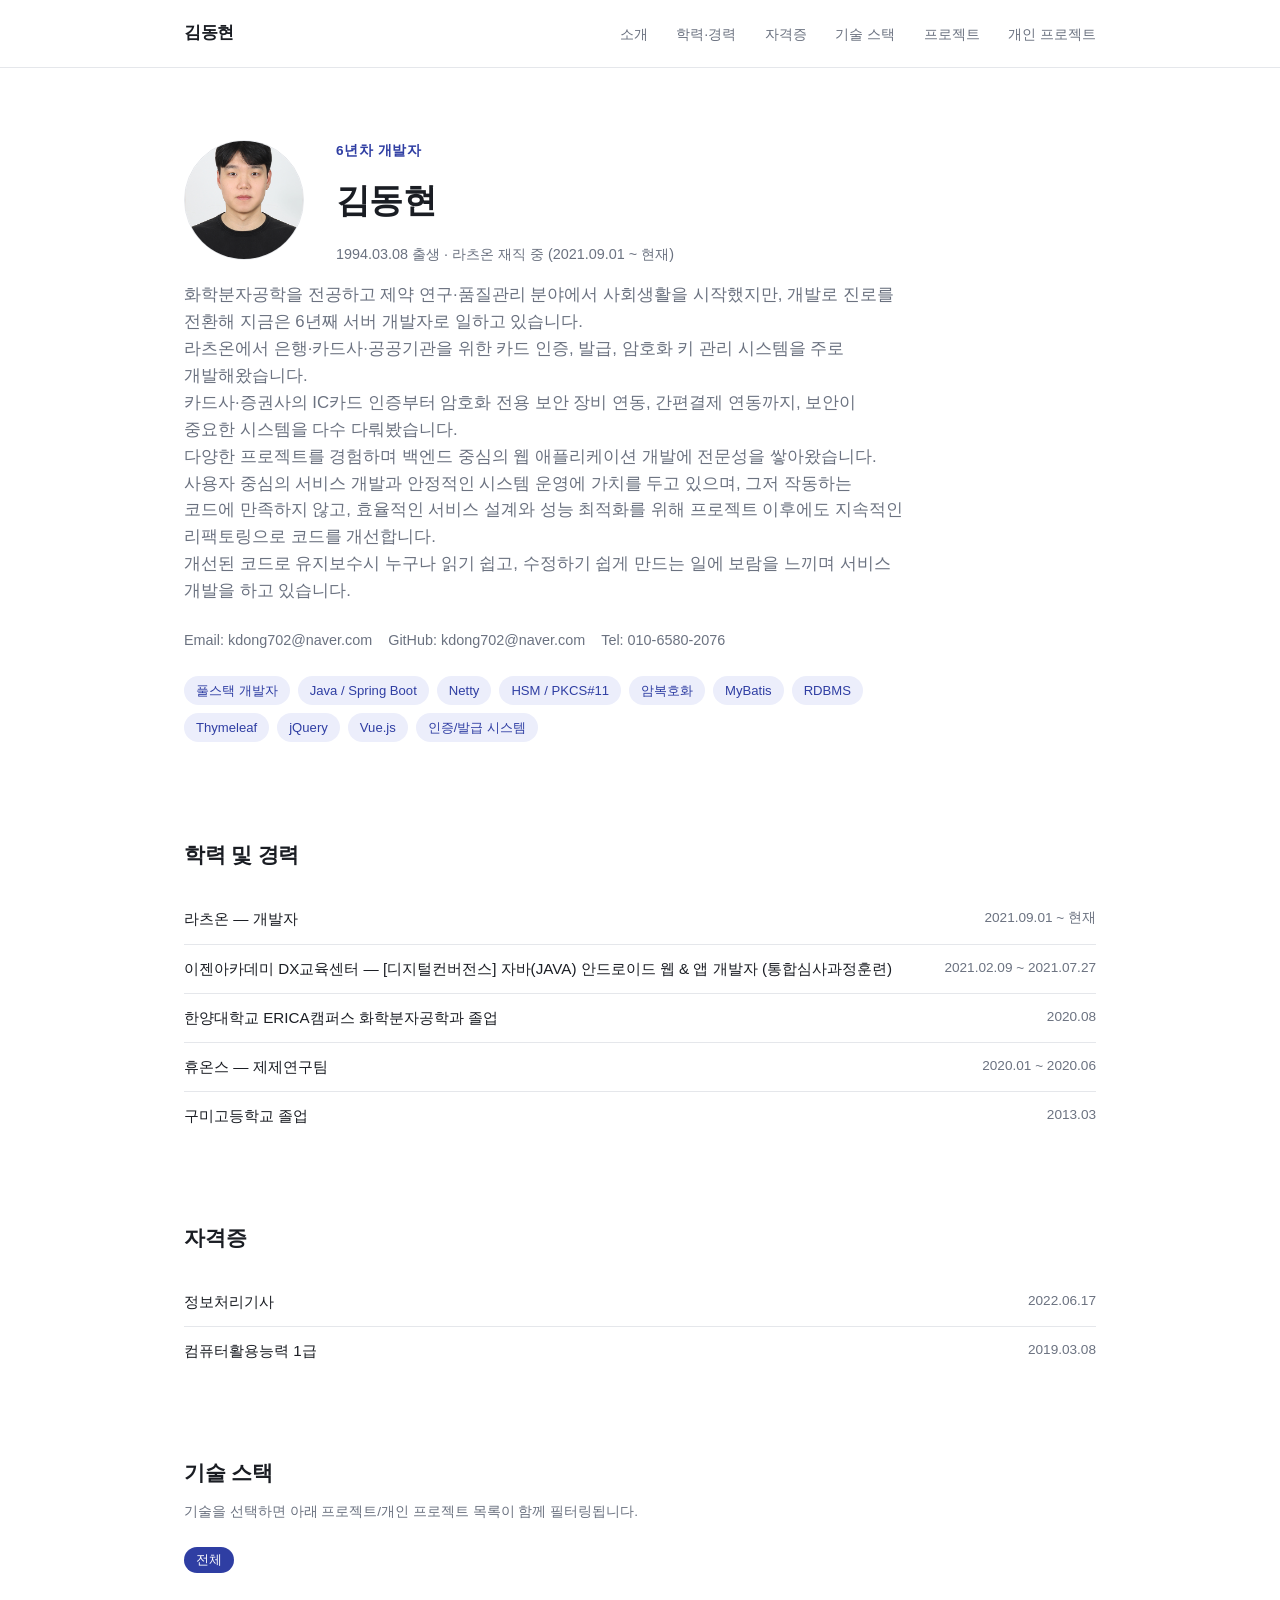
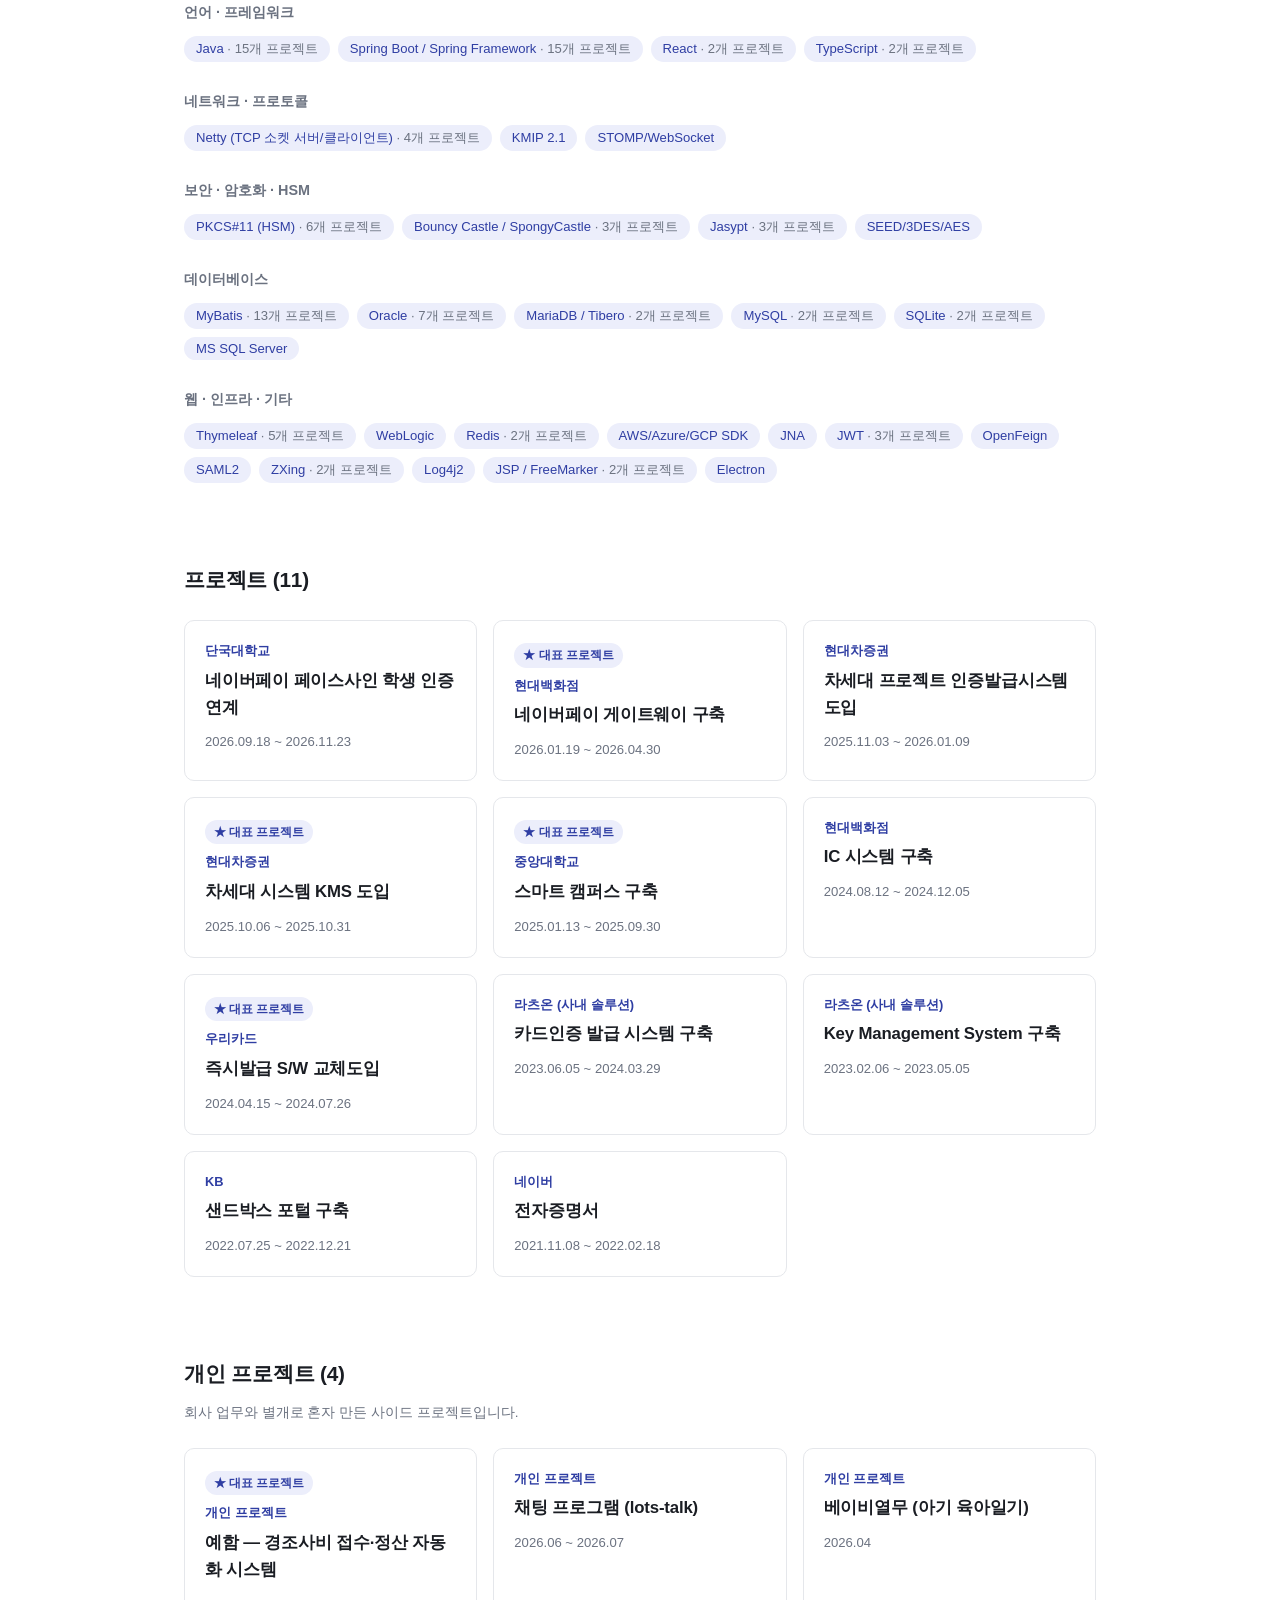
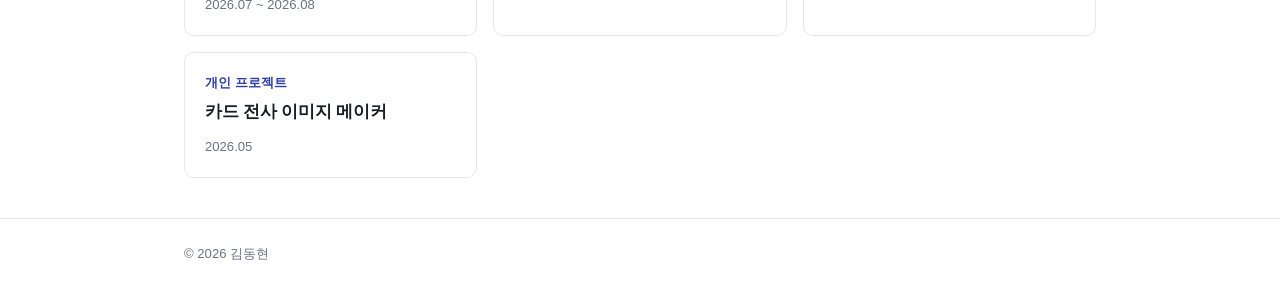
<file: index.html>
<!DOCTYPE html>
<html lang="ko">
<head>
  <meta charset="UTF-8" />
  <meta name="viewport" content="width=device-width, initial-scale=1.0" />
  <title>포트폴리오</title>
  <link rel="stylesheet" href="css/style.css" />
</head>
<body>
  <header class="site-header">
    <div class="container">
      <div class="logo">김동현</div>
      <nav>
        <a href="#about">소개</a>
        <a href="#education">학력·경력</a>
        <a href="#certificates">자격증</a>
        <a href="#skills">기술 스택</a>
        <a href="#projects">프로젝트</a>
        <a href="#personal-projects">개인 프로젝트</a>
        <a href="qa.html" id="nav-qa" style="display:none;">지원 Q&amp;A</a>
      </nav>
    </div>
  </header>

  <section class="hero" id="about">
    <div class="container hero-inner">
      <img
        class="profile-photo"
        src="images/kimdonghyun.jpg"
        onerror="this.onerror=null;this.src='images/profile-placeholder.svg'"
        alt="프로필 사진"
      />
      <div class="hero-text">
        <div class="eyebrow">6년차 개발자</div>
        <h1>김동현</h1>
        <div class="hero-meta">1994.03.08 출생 · 라츠온 재직 중 (2021.09.01 ~ 현재)</div>
        <p class="lead">
          화학분자공학을 전공하고 제약 연구·품질관리 분야에서 사회생활을 시작했지만, 개발로 진로를 전환해 지금은 6년째 서버 개발자로 일하고 있습니다.<br>
          라츠온에서 은행·카드사·공공기관을 위한 카드 인증, 발급, 암호화 키 관리 시스템을 주로 개발해왔습니다.<br>
          카드사·증권사의 IC카드 인증부터 암호화 전용 보안 장비 연동, 간편결제 연동까지, 보안이 중요한 시스템을 다수 다뤄봤습니다.<br>
          다양한 프로젝트를 경험하며 백엔드 중심의 웹 애플리케이션 개발에 전문성을 쌓아왔습니다.<br>
          사용자 중심의 서비스 개발과 안정적인 시스템 운영에 가치를 두고 있으며, 그저 작동하는 코드에 만족하지 않고, 효율적인 서비스 설계와 성능 최적화를 위해 프로젝트 이후에도 지속적인 리팩토링으로 코드를 개선합니다.<br>
          개선된 코드로 유지보수시 누구나 읽기 쉽고, 수정하기 쉽게 만드는 일에 보람을 느끼며 서비스 개발을 하고 있습니다.
        </p>
        <div class="contact-links">
          <span>Email: kdong702@naver.com</span>
          <span>GitHub: kdong702@naver.com</span>
          <span>Tel: 010-6580-2076</span>
        </div>
        <div class="skill-tags">
          <span class="tag">풀스택 개발자</span>
          <span class="tag">Java / Spring Boot</span>
          <span class="tag">Netty</span>
          <span class="tag">HSM / PKCS#11</span>
          <span class="tag">암복호화</span>
          <span class="tag">MyBatis</span>
          <span class="tag">RDBMS</span>
          <span class="tag">Thymeleaf</span>
          <span class="tag">jQuery</span>
          <span class="tag">Vue.js</span>
          <span class="tag">인증/발급 시스템</span>
        </div>
      </div>
    </div>
  </section>

  <section class="section" id="education">
    <div class="container">
      <h2>학력 및 경력</h2>
      <ul class="info-list">
        <li><span>라츠온 — 개발자</span><span class="period">2021.09.01 ~ 현재</span></li>
        <li><span>이젠아카데미 DX교육센터 — [디지털컨버전스] 자바(JAVA) 안드로이드 웹 & 앱 개발자 (통합심사과정훈련)</span><span class="period">2021.02.09 ~ 2021.07.27</span></li>
        <li><span>한양대학교 ERICA캠퍼스 화학분자공학과 졸업</span><span class="period">2020.08</span></li>
        <li><span>휴온스 — 제제연구팀</span><span class="period">2020.01 ~ 2020.06</span></li>
        <li><span>구미고등학교 졸업</span><span class="period">2013.03</span></li>
      </ul>
    </div>
  </section>

  <section class="section" id="certificates">
    <div class="container">
      <h2>자격증</h2>
      <ul class="info-list">
        <li><span>정보처리기사</span><span class="period">2022.06.17</span></li>
        <li><span>컴퓨터활용능력 1급</span><span class="period">2019.03.08</span></li>
      </ul>
    </div>
  </section>

  <section class="section" id="skills">
    <div class="container">
      <h2>기술 스택</h2>
      <p class="skills-hint">기술을 선택하면 아래 프로젝트/개인 프로젝트 목록이 함께 필터링됩니다.</p>
      <div class="skill-category">
        <div class="skill-tags">
          <button type="button" class="tag tag-all tag-active" id="skill-filter-all">전체</button>
        </div>
      </div>
      <div id="skill-categories"></div>
    </div>
  </section>

  <section class="section" id="projects">
    <div class="container">
      <h2>프로젝트 (<span id="project-count">10</span>)</h2>
      <div class="project-grid" id="project-grid"></div>
    </div>
  </section>

  <section class="section" id="personal-projects">
    <div class="container">
      <h2>개인 프로젝트 (<span id="personal-project-count">4</span>)</h2>
      <p class="skills-hint">회사 업무와 별개로 혼자 만든 사이드 프로젝트입니다.</p>
      <div class="project-grid" id="personal-project-grid"></div>
    </div>
  </section>

  <footer class="site-footer">
    <div class="container">
      &copy; <span id="year"></span> 김동현
    </div>
  </footer>

  <script src="js/data.js"></script>
  <script src="js/qa-data.js"></script>
  <script src="js/main.js"></script>
</body>
</html>
</file>
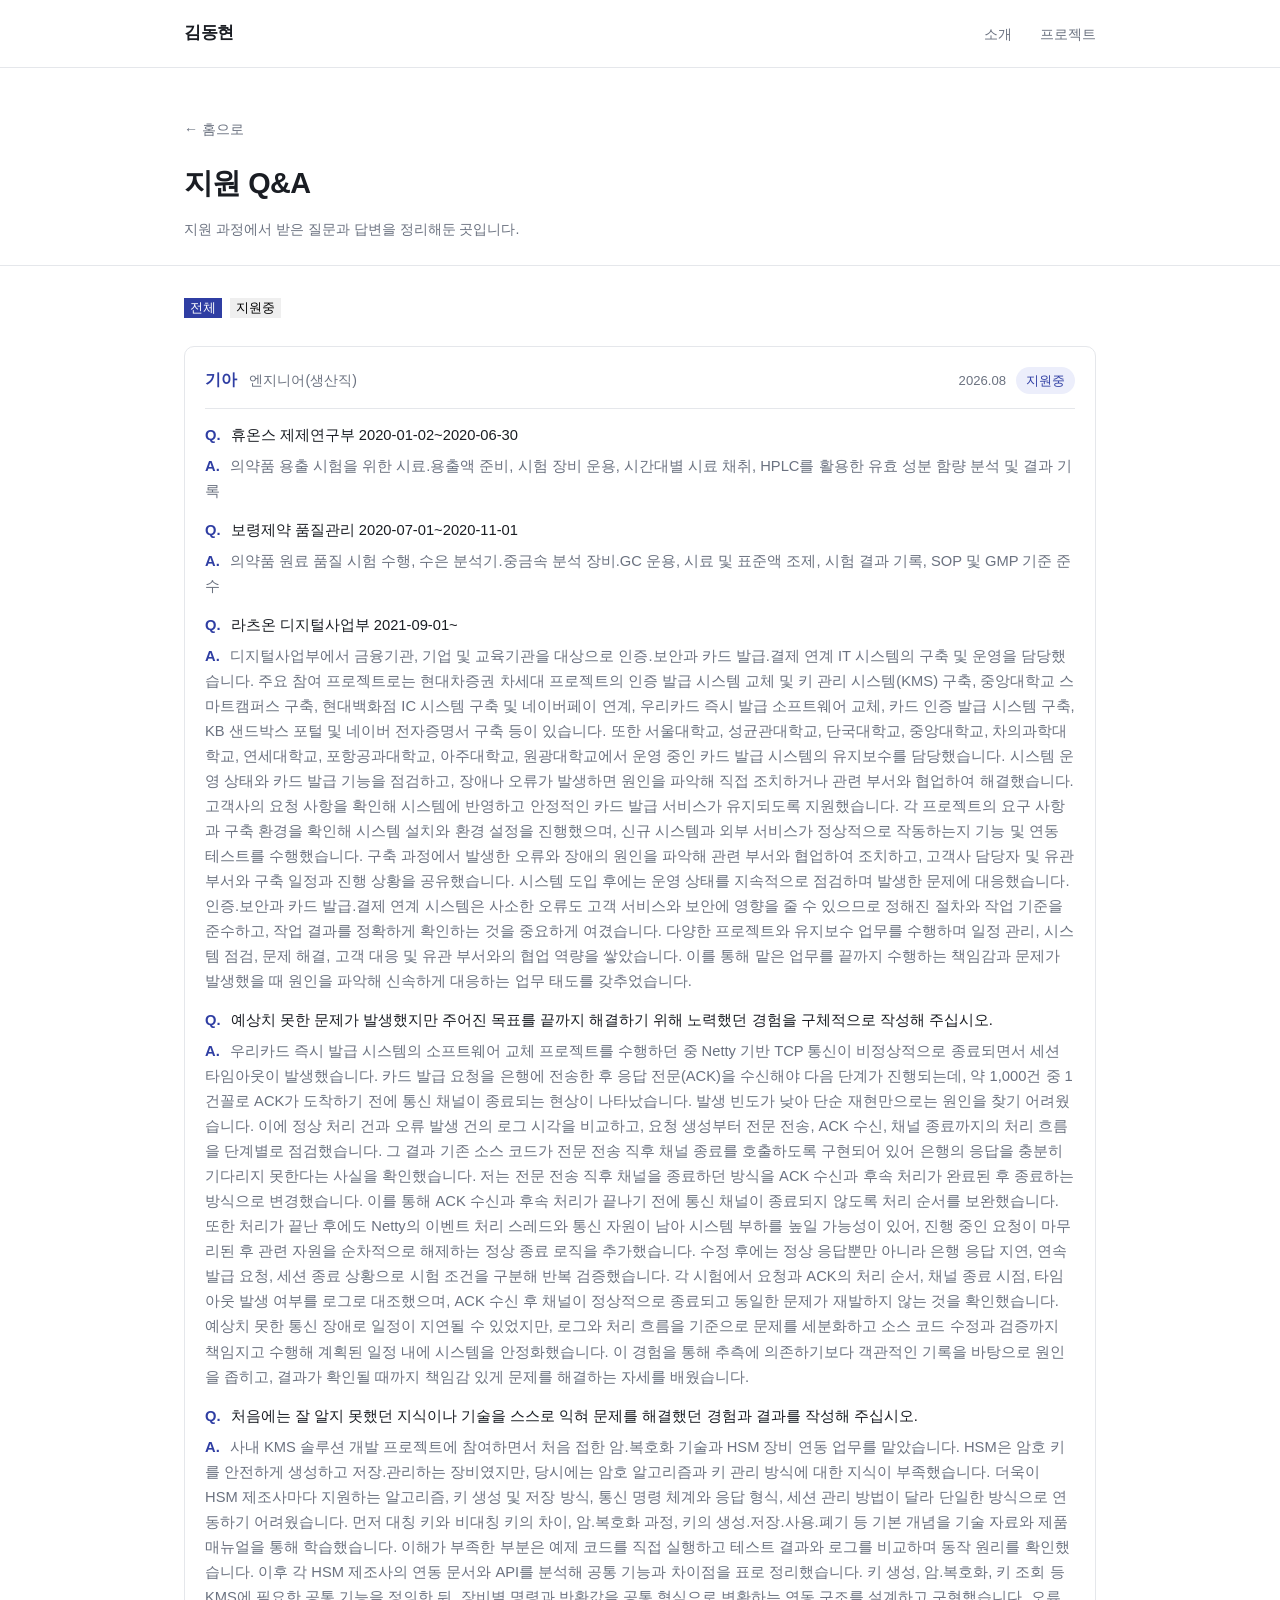
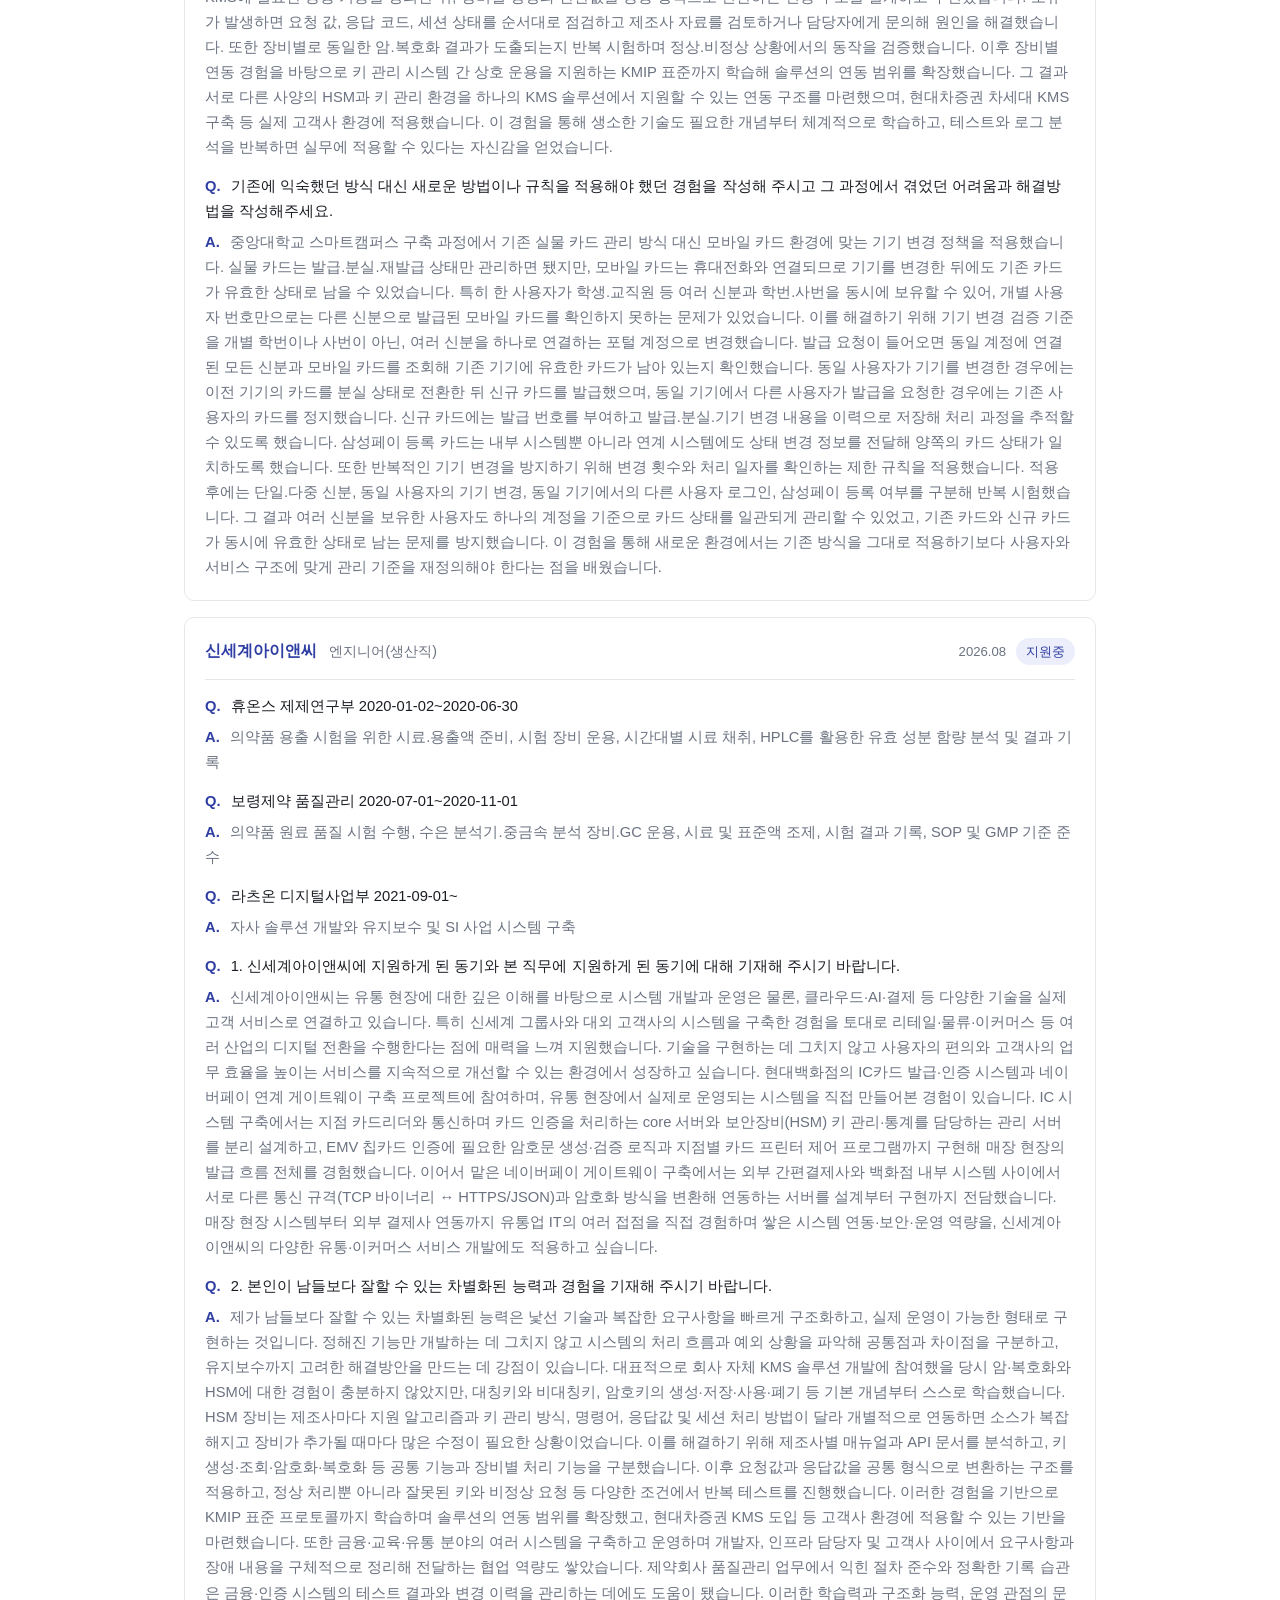
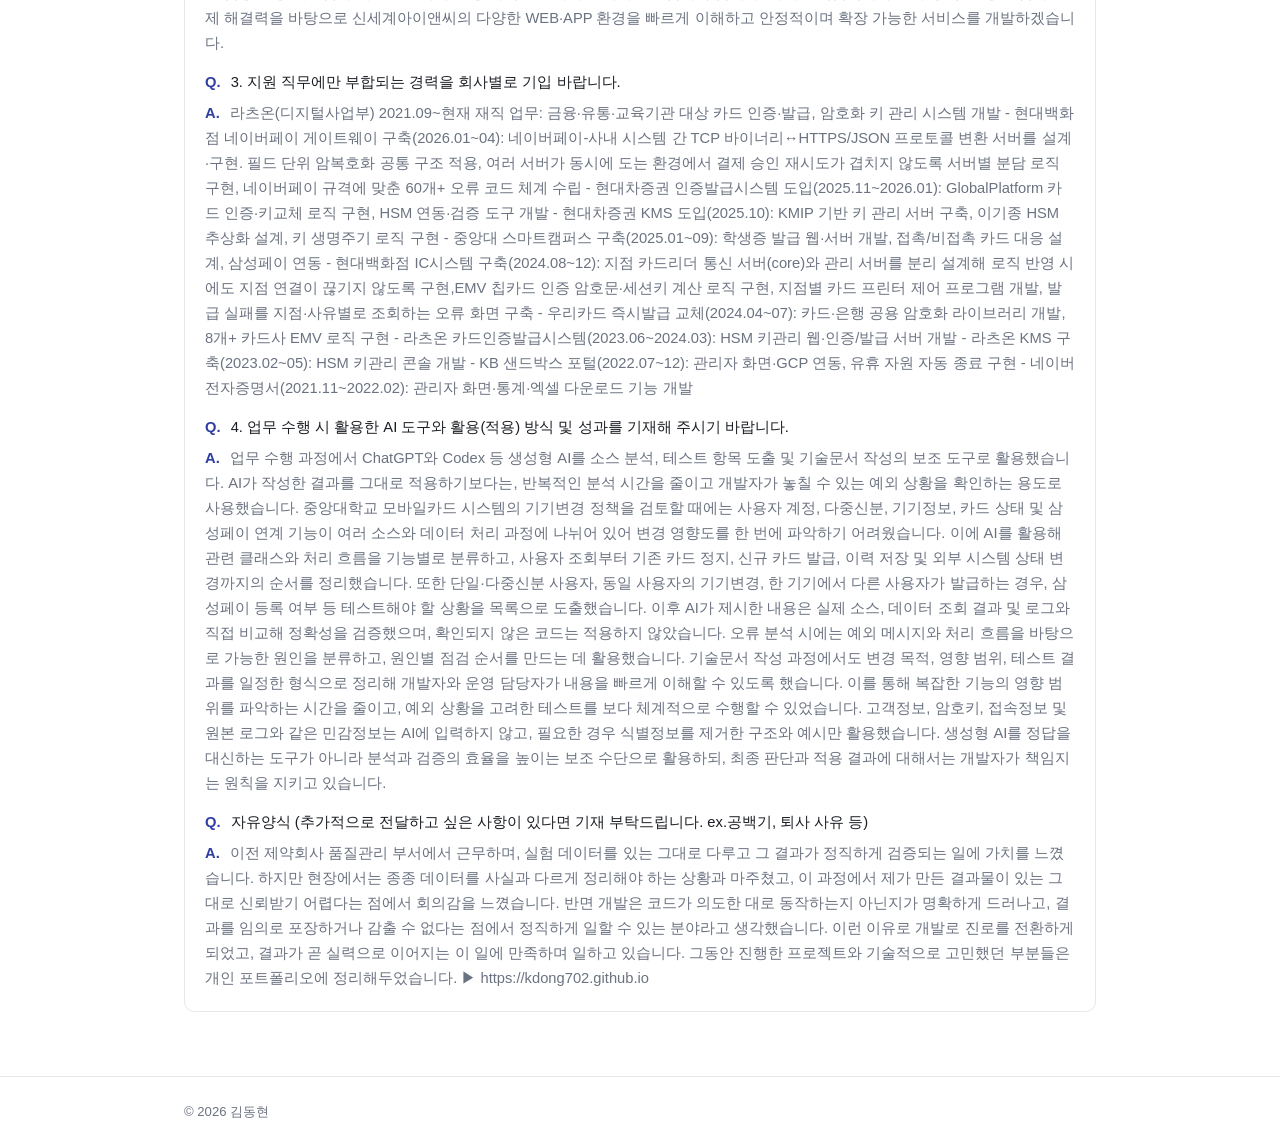
<file: qa.html>
<!DOCTYPE html>
<html lang="ko">
<head>
  <meta charset="UTF-8" />
  <meta name="viewport" content="width=device-width, initial-scale=1.0" />
  <title>지원 Q&amp;A — 포트폴리오</title>
  <link rel="stylesheet" href="css/style.css" />
</head>
<body>
  <header class="site-header">
    <div class="container">
      <div class="logo">김동현</div>
      <nav>
        <a href="index.html#about">소개</a>
        <a href="index.html#projects">프로젝트</a>
      </nav>
    </div>
  </header>

  <section class="detail-header">
    <div class="container">
      <a class="back-link" href="index.html">&larr; 홈으로</a>
      <h1>지원 Q&amp;A</h1>
      <div class="detail-meta">지원 과정에서 받은 질문과 답변을 정리해둔 곳입니다.</div>
    </div>
  </section>

  <section class="detail-body">
    <div class="container">
      <div class="qa-filter-bar" id="qa-filter-bar">
        <button type="button" class="tag qa-filter-tag qa-filter-active" data-status="">전체</button>
      </div>
      <div id="qa-list"></div>
    </div>
  </section>

  <footer class="site-footer">
    <div class="container">
      &copy; <span id="year"></span> 김동현
    </div>
  </footer>

  <script src="js/qa-data.js"></script>
  <script src="js/qa.js"></script>
</body>
</html>
</file>
<file: css/style.css>
:root {
  --bg: #ffffff;
  --bg-alt: #f7f8fa;
  --text: #1a1d23;
  --text-muted: #6b7280;
  --border: #e5e7eb;
  --accent: #2f3ea3;
  --accent-soft: #eceefb;
  --max-width: 960px;
}

* {
  box-sizing: border-box;
}

body {
  margin: 0;
  font-family: -apple-system, BlinkMacSystemFont, "Apple SD Gothic Neo",
    "Segoe UI", "Malgun Gothic", sans-serif;
  color: var(--text);
  background: var(--bg);
  line-height: 1.6;
}

a {
  color: inherit;
  text-decoration: none;
}

.container {
  max-width: var(--max-width);
  margin: 0 auto;
  padding: 0 24px;
}

/* Header */
header.site-header {
  border-bottom: 1px solid var(--border);
}

header.site-header .container {
  display: flex;
  justify-content: space-between;
  align-items: center;
  padding-top: 20px;
  padding-bottom: 20px;
}

.site-header .logo {
  font-weight: 700;
  font-size: 1.05rem;
  letter-spacing: -0.02em;
}

.site-header nav a {
  margin-left: 24px;
  font-size: 0.9rem;
  color: var(--text-muted);
}

.site-header nav a:hover {
  color: var(--text);
}

/* Hero */
.hero {
  padding: 72px 0 56px;
}

.hero-inner {
  display: block;
}

.hero-inner::after {
  content: "";
  display: table;
  clear: both;
}

.profile-photo {
  width: 120px;
  height: 120px;
  border-radius: 50%;
  object-fit: cover;
  border: 1px solid var(--border);
  background: var(--bg-alt);
  float: left;
  margin-right: 32px;
  margin-bottom: 16px;
}

.hero-text {
  min-width: 260px;
  max-width: 720px;
  word-break: keep-all;
}

.hero-meta {
  color: var(--text-muted);
  font-size: 0.9rem;
  margin-bottom: 16px;
}

.hero .eyebrow {
  color: var(--accent);
  font-weight: 600;
  font-size: 0.85rem;
  letter-spacing: 0.04em;
  text-transform: uppercase;
  margin-bottom: 12px;
}

.hero h1 {
  font-size: 2.1rem;
  margin: 0 0 16px;
  letter-spacing: -0.02em;
}

.hero p.lead {
  color: var(--text-muted);
  font-size: 1.05rem;
  margin: 0 0 24px;
}

.contact-links {
  display: flex;
  gap: 16px;
  flex-wrap: wrap;
  font-size: 0.9rem;
}

.contact-links span {
  color: var(--text-muted);
}

.skill-tags {
  display: flex;
  flex-wrap: wrap;
  gap: 8px;
  margin-top: 24px;
}

.skill-tags .tag {
  background: var(--accent-soft);
  color: var(--accent);
  padding: 4px 12px;
  border-radius: 999px;
  font-size: 0.82rem;
  font-weight: 500;
}

.skill-category {
  margin-bottom: 28px;
}

.skill-category:last-child {
  margin-bottom: 0;
}

.skill-category h3 {
  font-size: 0.9rem;
  color: var(--text-muted);
  font-weight: 600;
  margin: 0 0 12px;
}

.skill-category .skill-tags {
  margin-top: 0;
}

.skill-count {
  color: var(--text-muted);
  font-weight: 400;
}

.skills-hint {
  color: var(--text-muted);
  font-size: 0.85rem;
  margin: -12px 0 24px;
}

.skill-category .skill-tags .tag {
  border: none;
  font-family: inherit;
  cursor: pointer;
  transition: background 0.15s ease, color 0.15s ease;
}

.skill-category .skill-tags .tag:hover {
  background: var(--accent);
  color: #fff;
}

.skill-category .skill-tags .tag:hover .skill-count {
  color: rgba(255, 255, 255, 0.8);
}

.skill-category .skill-tags .tag.tag-active {
  background: var(--accent);
  color: #fff;
}

.skill-category .skill-tags .tag.tag-active .skill-count {
  color: rgba(255, 255, 255, 0.8);
}

.tag-all {
  font-weight: 600;
}

/* Section titles */
.section {
  padding: 40px 0;
}

.section h2 {
  font-size: 1.3rem;
  margin: 0 0 24px;
  letter-spacing: -0.01em;
}

/* Info list (education, certificates) */
.info-list {
  list-style: none;
  margin: 0;
  padding: 0;
}

.info-list li {
  display: flex;
  justify-content: space-between;
  gap: 16px;
  padding: 12px 0;
  border-bottom: 1px solid var(--border);
  font-size: 0.95rem;
}

.info-list li:last-child {
  border-bottom: none;
}

.info-list .period {
  color: var(--text-muted);
  font-size: 0.85rem;
  white-space: nowrap;
}

/* 지원 Q&A */
.qa-filter-bar {
  display: flex;
  flex-wrap: wrap;
  gap: 8px;
  margin-bottom: 28px;
}

.qa-filter-tag {
  border: none;
  font-family: inherit;
  cursor: pointer;
  transition: background 0.15s ease, color 0.15s ease;
}

.qa-filter-tag.qa-filter-active {
  background: var(--accent);
  color: #fff;
}

.qa-app-card {
  border: 1px solid var(--border);
  border-radius: 10px;
  padding: 20px;
  margin-bottom: 16px;
  background: var(--bg);
}

.qa-app-card:last-child {
  margin-bottom: 0;
}

.qa-app-header {
  display: flex;
  justify-content: space-between;
  align-items: flex-start;
  flex-wrap: wrap;
  gap: 12px;
  margin-bottom: 14px;
  padding-bottom: 14px;
  border-bottom: 1px solid var(--border);
}

.qa-company {
  font-weight: 600;
  color: var(--accent);
  margin-right: 8px;
}

.qa-role {
  font-size: 0.88rem;
  color: var(--text-muted);
}

.qa-app-meta {
  display: flex;
  align-items: center;
  gap: 10px;
  font-size: 0.82rem;
  color: var(--text-muted);
}

.qa-status-badge {
  background: var(--accent-soft);
  color: var(--accent);
  padding: 3px 10px;
  border-radius: 999px;
  font-weight: 500;
}

.qa-item {
  margin-bottom: 14px;
}

.qa-item:last-child {
  margin-bottom: 0;
}

.qa-question,
.qa-answer {
  margin: 0 0 6px;
  font-size: 0.92rem;
  line-height: 1.7;
}

.qa-answer {
  margin-bottom: 0;
  color: var(--text-muted);
}

.qa-question strong,
.qa-answer strong {
  color: var(--accent);
  margin-right: 6px;
}

/* Project grid */
.project-grid {
  display: grid;
  grid-template-columns: repeat(auto-fill, minmax(280px, 1fr));
  gap: 16px;
}

.project-card {
  border: 1px solid var(--border);
  border-radius: 10px;
  padding: 20px;
  background: var(--bg);
  transition: border-color 0.15s ease, transform 0.15s ease;
  display: block;
}

.project-card:hover {
  border-color: var(--accent);
  transform: translateY(-2px);
}

.featured-badge {
  display: inline-block;
  font-size: 0.72rem;
  font-weight: 700;
  color: var(--accent);
  background: var(--accent-soft);
  padding: 3px 9px;
  border-radius: 999px;
  margin-bottom: 8px;
}

.project-card .company {
  font-size: 0.8rem;
  color: var(--accent);
  font-weight: 600;
  margin-bottom: 6px;
}

.project-card h3 {
  font-size: 1.05rem;
  margin: 0 0 10px;
  letter-spacing: -0.01em;
}

.project-card .period {
  font-size: 0.82rem;
  color: var(--text-muted);
}

/* Detail page */
.detail-header {
  padding: 48px 0 24px;
  border-bottom: 1px solid var(--border);
}

.back-link {
  display: inline-block;
  margin-bottom: 20px;
  font-size: 0.88rem;
  color: var(--text-muted);
}

.back-link:hover {
  color: var(--accent);
}

.detail-header .company {
  font-size: 0.88rem;
  color: var(--accent);
  font-weight: 600;
  margin-bottom: 8px;
}

.detail-header h1 {
  font-size: 1.8rem;
  margin: 0 0 12px;
  letter-spacing: -0.02em;
}

.detail-meta {
  display: flex;
  gap: 20px;
  flex-wrap: wrap;
  font-size: 0.88rem;
  color: var(--text-muted);
}

.detail-body {
  padding: 32px 0 64px;
}

.detail-block {
  margin-bottom: 32px;
}

.detail-block h2 {
  font-size: 1.05rem;
  margin: 0 0 12px;
  color: var(--text);
}

.detail-block p {
  color: var(--text-muted);
  margin: 0;
}

.detail-block ul {
  margin: 0;
  padding-left: 20px;
  color: var(--text-muted);
}

.detail-block ul li {
  margin-bottom: 6px;
}

.tech-stack-list {
  display: flex;
  flex-wrap: wrap;
  gap: 8px;
}

.challenge-item {
  padding: 14px 0;
  border-bottom: 1px solid var(--border);
}

.challenge-item:last-child {
  border-bottom: none;
}

.challenge-item p {
  margin: 0 0 6px;
  color: var(--text);
}

.challenge-item p:last-child {
  margin-bottom: 0;
}

.challenge-item strong {
  color: var(--accent);
  margin-right: 8px;
}

.detail-toggle {
  margin-top: 10px;
  padding: 6px 12px;
  border: 1px solid var(--border);
  border-radius: 999px;
  background: var(--bg-alt);
  color: var(--text-muted);
  font-size: 0.8rem;
  cursor: pointer;
}

.detail-toggle:hover {
  border-color: var(--accent);
  color: var(--accent);
}

.detail-box {
  margin-top: 10px;
  padding: 12px 14px;
  border: 1px solid var(--border);
  border-radius: 10px;
  background: var(--bg-alt);
}

.detail-box p {
  margin: 0 0 10px;
  color: var(--text-muted);
  font-size: 0.92rem;
  line-height: 1.7;
}

.detail-box p:last-child {
  margin-bottom: 0;
}

.private-note-toggle {
  margin-top: 10px;
  padding: 6px 12px;
  border: 1px dashed var(--border);
  border-radius: 999px;
  background: var(--bg-alt);
  color: var(--text-muted);
  font-size: 0.8rem;
  cursor: pointer;
}

.private-note-toggle:hover {
  border-color: var(--accent);
  color: var(--accent);
}

.private-note-box {
  margin-top: 10px;
  padding: 12px 14px;
  border: 1px dashed var(--border);
  border-radius: 10px;
  background: var(--bg-alt);
}

.private-note-box p {
  margin: 0 0 6px;
  color: var(--text);
  font-size: 0.92rem;
  line-height: 1.7;
}

.private-note-box p:last-child {
  margin-bottom: 0;
}

.private-note-label {
  font-size: 0.78rem !important;
  color: var(--text-muted) !important;
  font-style: italic;
}

.tech-stack-list span {
  background: var(--bg-alt);
  border: 1px solid var(--border);
  padding: 4px 12px;
  border-radius: 999px;
  font-size: 0.82rem;
}

/* Architecture diagram */
.diagram-box {
  border: 1px solid var(--border);
  border-radius: 10px;
  padding: 16px;
  background: var(--bg-alt);
  overflow-x: auto;
}

.diagram-box svg {
  width: 100%;
  height: auto;
  min-width: 480px;
  display: block;
  margin: 0 auto;
}

.diagram-subtitle {
  font-size: 0.9rem;
  font-weight: 600;
  color: var(--text);
  margin: 24px 0 12px;
}

/* Screenshot gallery */
.screenshot-gallery {
  display: grid;
  grid-template-columns: repeat(auto-fit, minmax(260px, 1fr));
  gap: 16px;
}

.screenshot-item {
  margin: 0;
  border: 1px solid var(--border);
  border-radius: 10px;
  overflow: hidden;
  background: var(--bg-alt);
}

.screenshot-item img {
  display: block;
  width: 100%;
  height: auto;
  cursor: zoom-in;
  transition: opacity 0.15s ease;
}

.screenshot-item img:hover {
  opacity: 0.85;
}

.screenshot-item figcaption {
  padding: 10px 14px;
  font-size: 0.82rem;
  color: var(--text-muted);
  border-top: 1px solid var(--border);
}

/* Lightbox */
.lightbox-overlay {
  display: none;
  position: fixed;
  inset: 0;
  background: rgba(0, 0, 0, 0.85);
  z-index: 1000;
  padding: 40px 24px;
  align-items: center;
  justify-content: center;
  cursor: zoom-out;
}

.lightbox-overlay.active {
  display: flex;
}

.lightbox-figure {
  margin: 0;
  max-width: 100%;
  max-height: 100%;
  display: flex;
  flex-direction: column;
  align-items: center;
  gap: 12px;
}

.lightbox-figure img {
  max-width: 100%;
  max-height: 85vh;
  border-radius: 8px;
  box-shadow: 0 10px 40px rgba(0, 0, 0, 0.4);
}

.lightbox-figure figcaption {
  color: #fff;
  font-size: 0.9rem;
  opacity: 0.85;
}

.lightbox-nav {
  position: fixed;
  top: 50%;
  transform: translateY(-50%);
  z-index: 1001;
  width: 48px;
  height: 48px;
  border: none;
  border-radius: 50%;
  background: rgba(255, 255, 255, 0.12);
  color: #fff;
  font-size: 1.8rem;
  line-height: 1;
  display: flex;
  align-items: center;
  justify-content: center;
  cursor: pointer;
  transition: background 0.15s ease;
}

.lightbox-nav:hover {
  background: rgba(255, 255, 255, 0.25);
}

.lightbox-prev {
  left: 16px;
}

.lightbox-next {
  right: 16px;
}

/* Footer */
footer.site-footer {
  border-top: 1px solid var(--border);
  padding: 24px 0;
  color: var(--text-muted);
  font-size: 0.82rem;
}

/* Mobile swipe-back (detail page) */
body.detail-page {
  background: var(--bg-alt);
}

.page-shell {
  background: var(--bg);
  min-height: 100vh;
  touch-action: pan-y;
  box-shadow: 0 0 0 rgba(0, 0, 0, 0);
}

.page-shell.swipe-dragging {
  box-shadow: -8px 0 24px rgba(0, 0, 0, 0.12);
}

.page-shell.swipe-animating {
  transition: transform 0.28s ease-out, box-shadow 0.28s ease-out;
}
</file>
